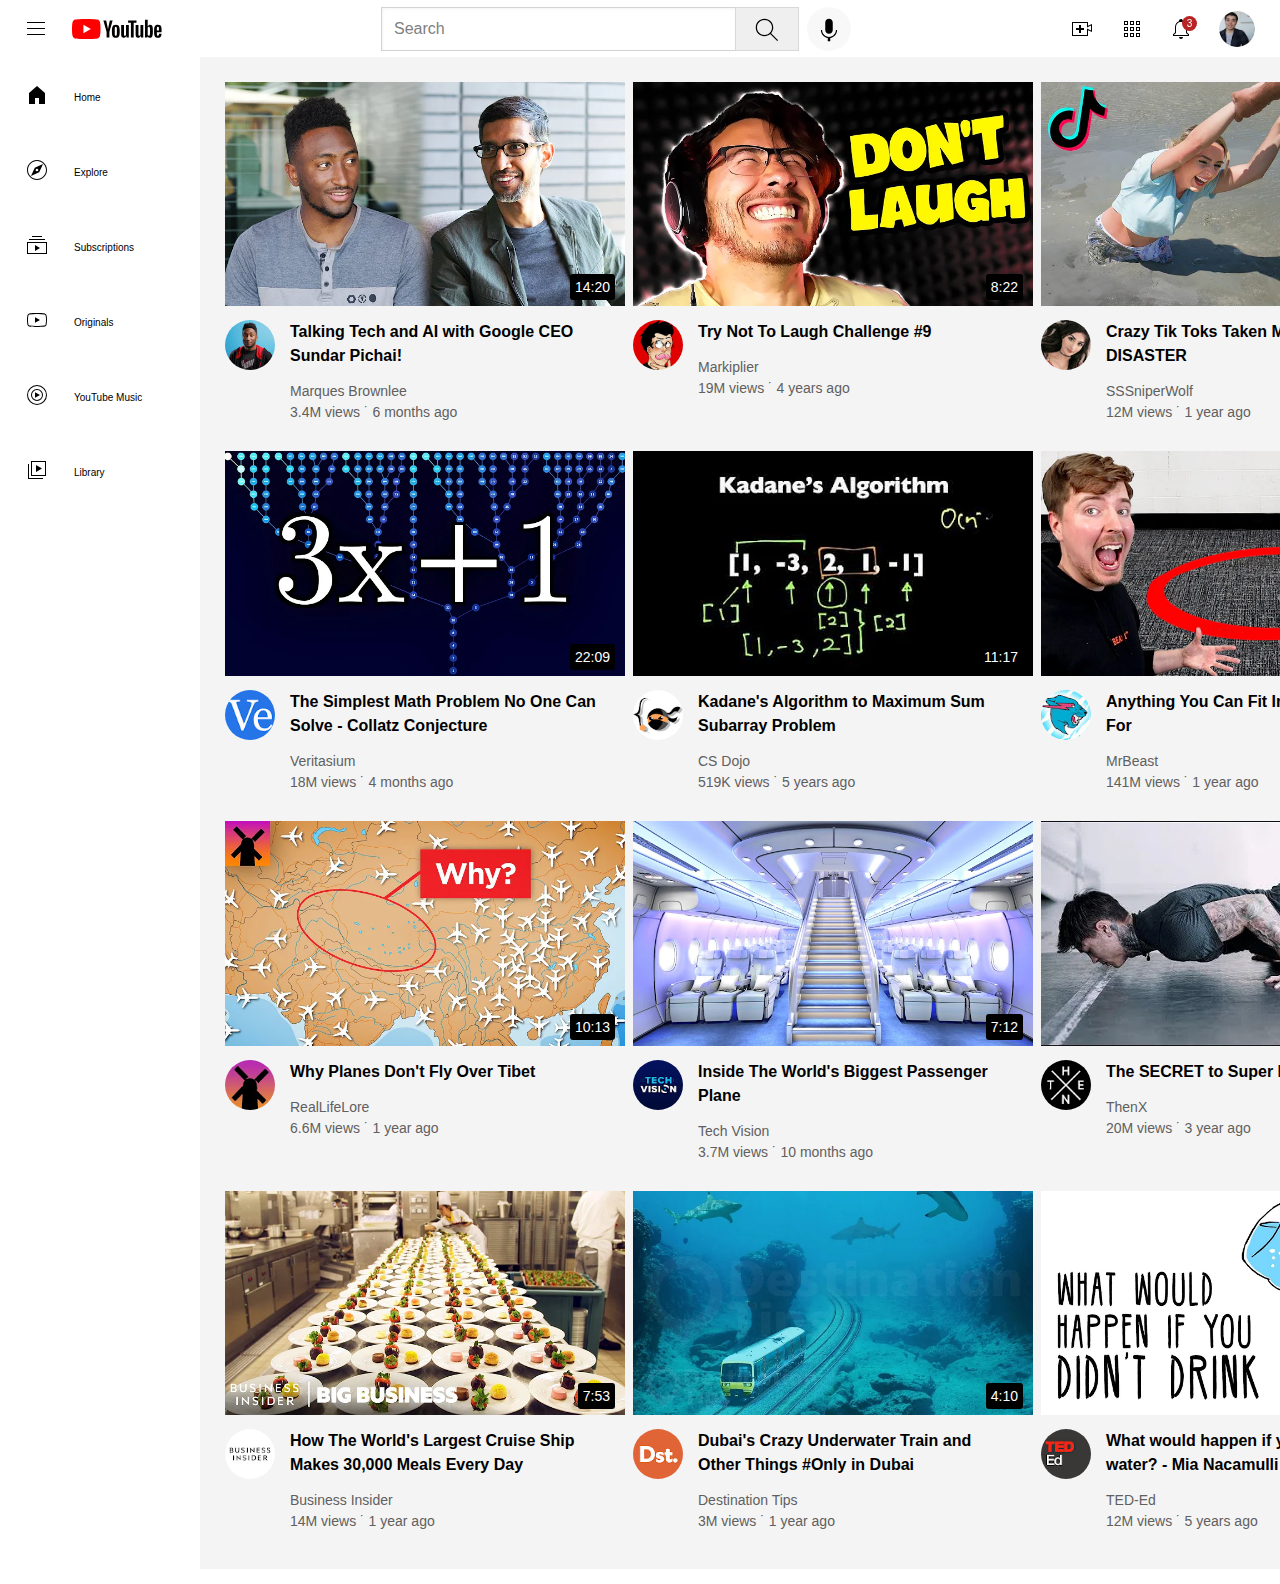
<file: index.html>
<!DOCTYPE html>
<html>
<head>
  <title>YouTube</title>
  <link rel="stylesheet" href="/CSS/index.css">
</head>
<body>
  <header class="header">
    <div class="left">
      <img class="icon-1" src="Image/Icons/hamburger-menu.svg">
      <img class="icon-2" src="Image/Icons/youtube-logo.svg">
    </div>
    <div class="middle">
      <input class="search" type="text" placeholder="Search">
      <div class="hover-box">
      <button class="button-1"><img class="icon-3" src="Image/Icons/search.svg"></button>
      <div class="text01">Search</div>
      </div>
      <div class="hover-box">
      <button class="button-2"><img class="icon-4" src="Image/Icons/voice-search-icon.svg"></button>
      <div class="text01">&nbsp;&nbsp;Search with your voice</div>
      </div>
    </div>
    <div class="right">
      <div class="hover-box">
      <img class="icon-5" src="Image/Icons/upload.svg">
      <div class="text01">Create</div>
      </div>
      <div class="hover-box">
      <img class="icon-6" src="Image/Icons/youtube-apps.svg">
      <div class="text01">YouTube apps</div>
      </div>
      <div class="hover-box">
      <div class="icon-7-box">
      <img class="icon-7" src="Image/Icons/notifications.svg">
      <div class="num">3</div>
      </div>
      <div class="text01">Notifications</div>
      </div>
      <img class="icon-8" src="Image/my-channel.jpeg">
    </div>
  </header>
  <nav class="side-bar">
    <div class="side-bar-box">
      <img src="Image/Icons/home.svg">
      <div>Home</div>
    </div>
      <div class="side-bar-box">
      <img src="Image/Icons/explore.svg">
      <div>Explore</div>
    </div>
    <div class="side-bar-box">
      <img src="Image/Icons/subscriptions.svg">
      <div>Subscriptions</div>
    </div>
    <div class="side-bar-box">
      <img src="Image/Icons/originals.svg">
      <div>Originals</div>
    </div>
    <div class="side-bar-box">
      <img src="Image/Icons/youtube-music.svg">
      <div>YouTube Music</div>
    </div>
    <div class="side-bar-box">
      <img src="Image/Icons/library.svg">
      <div>Library</div>
    </div>
  </nav>
  <main>
    <section class="section-1">
      <div class="video-box">
        <div class="video-image-box">
        <a href="https:/www.youtube.com/watch?v=n2RNcPRtAiY" target="_blank">
          <img src="Image/thumbnail-1.webp">
        </a>
          <div>14:20</div>
        </div>
        <div class="video-low-box">
          <div class="channel-info">
          <a href="https:/www.youtube.com/c/mkbhd" target="_blank"> 
            <img class="video-channel" src="Image/channel-1.jpeg">
          </a>
            <div class="channel-info-box">
              <img src="Image/channel-1.jpeg">
              <div>
                <h3>Marques Brownlee</h3>
                <p>15M subscribers</p>
              </div>
            </div>
          </div>
          <div class="video-text">
            <p class="video-title">
            <a href="https:/www.youtube.com/watch?v=n2RNcPRtAiY" target="_blank">  
              Talking Tech and AI with Google CEO Sundar Pichai!
            </a>
            </p>
            <p class="video-channel-name">  
          <a href="https:/www.youtube.com/c/mkbhd" target="_blank">
              Marques Brownlee
          </a>
            </p>
            <p class="video-stats">
              3.4M views &dot; 6 months ago
            </p>
          </div>
        </div>
      </div>
      <div class="video-box">
        <div class="video-image-box">
          <a href="https:/www.youtube.com/watch?v=mP0RAo9SKZk" target="_blank">
          <img src="Image/thumbnail-2.webp">
          </a>
          <div>8:22</div>
        </div>
        <div class="video-low-box">
          <div class="channel-info">
            <a href="https:/www.youtube.com/c/markiplier" target="_blank"> 
            <img class="video-channel" src="Image/channel-2.jpeg">
            </a>
            <div class="channel-info-box">
              <img src="Image/channel-2.jpeg">
              <div>
                <h3>Markiplier</h3>
                <p>15M subscribers</p>
              </div>
            </div>
          </div>
          <div class="video-text">
            <p class="video-title">
              <a href="https:/www.youtube.com/watch?v=mP0RAo9SKZk" target="_blank">
              Try Not To Laugh Challenge #9
              </a>
            </p>
            <p class="video-channel-name">
              <a href="https:/www.youtube.com/c/markiplier" target="_blank">
              Markiplier
              </a>
            </p>
            <p class="video-stats">
              19M views &dot; 4 years ago
            </p>
          </div>
        </div>
      </div>
      <div class="video-box">
        <div class="video-image-box">
          <a href="https:/www.youtube.com/watch?v=FgjPQQeTh1w" target="_blank">
          <img src="Image/thumbnail-3.webp">
          </a>
          <div>9:13</div>
        </div>
        <div class="video-low-box">
          <div class="channel-info">
            <a href="https:/www.youtube.com/user/SSSniperWolf" target="_blank"> 
            <img class="video-channel" src="Image/channel-3.jpeg">
            </a>
            <div class="channel-info-box">
              <img src="Image/channel-3.jpeg">
              <div>
                <h3>SSSniperWolf</h3>
                <p>15M subscribers</p>
              </div>
            </div>
          </div>
          <div class="video-text">
            <p class="video-title">
              <a href="https:/www.youtube.com/watch?v=FgjPQQeTh1w" target="_blank">
              Crazy Tik Toks Taken Moments Before DISASTER
            </a>
            </p>
            <p class="video-channel-name">
              <a href="https:/www.youtube.com/user/SSSniperWolf" target="_blank">
              SSSniperWolf
            </a>
            </p>
            <p class="video-stats">
              12M views &dot; 1 year ago
            </p>
          </div>
        </div>
      </div>
      <div class="video-box">
        <div class="video-image-box">
          <a href="https:/www.youtube.com/watch?v=094y1Z2wpJg" target="_blank">
          <img src="Image/thumbnail-4.webp">
          </a>
          <div>22:09</div>
        </div>
        <div class="video-low-box">
          <div class="channel-info">
            <a href="https:/www.youtube.com/c/veritasium" target="_blank"> 
            <img class="video-channel" src="Image/channel-4.jpeg">
            </a>
            <div class="channel-info-box">
              <img src="Image/channel-4.jpeg">
              <div>
                <h3>Veritasium</h3>
                <p>15M subscribers</p>
              </div>
            </div>
          </div>
          <div class="video-text">
            <p class="video-title">
              <a href="https:/www.youtube.com/watch?v=094y1Z2wpJg" target="_blank">
              The Simplest Math Problem No One Can Solve - Collatz Conjecture
            </a>
            </p>
            <p class="video-channel-name">
              <a href="https:/www.youtube.com/c/veritasium" target="_blank">
              Veritasium
            </a>
            </p>
            <p class="video-stats">
              18M views &dot; 4 months ago
            </p>
          </div>
        </div>
      </div>
      <div class="video-box">
        <div class="video-image-box">
          <a href="https:/www.youtube.com/watch?v=86CQq3pKSUw" target="_blank">
          <img src="Image/thumbnail-5.webp">
          </a>
          <div>11:17</div>
        </div>
        <div class="video-low-box">
          <div class="channel-info">
            <a href="https:/www.youtube.com/c/CSDojo" target="_blank"> 
            <img class="video-channel" src="Image/channel-5.jpeg">
            </a>
            <div class="channel-info-box">
              <img src="Image/channel-5.jpeg">
              <div>
                <h3>CS Dojo</h3>
                <p>15M subscribers</p>
              </div>
            </div>
          </div>
          <div class="video-text">
            <p class="video-title">
              <a href="https:/www.youtube.com/watch?v=86CQq3pKSUw" target="_blank">
              Kadane's Algorithm to Maximum Sum Subarray Problem
            </a>
            </p>
            <p class="video-channel-name">
              <a href="https:/www.youtube.com/c/CSDojo" target="_blank">
              CS Dojo
            </a>
            </p>
            <p class="video-stats">
              519K views &dot; 5 years ago
            </p>
          </div>
        </div>
      </div>
      <div class="video-box">
        <div class="video-image-box">
          <a href="https:/www.youtube.com/watch?v=yXWw0_UfSFg" target="_blank">
          <img src="Image/thumbnail-6.webp">
          </a>
          <div>19:59</div>
        </div>
        <div class="video-low-box">
          <div class="channel-info">
            <a href="https:/www.youtube.com/channel/UCX6OQ3DkcsbYNE6H8uQQuVA" target="_blank"> 
            <img class="video-channel" src="Image/channel-6.jpeg">
            </a>
            <div class="channel-info-box">
              <img src="Image/channel-6.jpeg">
              <div>
                <h3>MrBeast</h3>
                <p>15M subscribers</p>
              </div>
            </div>
          </div>
          <div class="video-text">
            <p class="video-title">
              <a href="https:/www.youtube.com/watch?v=yXWw0_UfSFg" target="_blank">
              Anything You Can Fit In The Circle I'll Pay For
            </a>
              </p>
            <p class="video-channel-name">
              <a href="https:/www.youtube.com/channel/UCX6OQ3DkcsbYNE6H8uQQuVA" target="_blank">
              MrBeast
            </a>
            </p>
            <p class="video-stats">
              141M views &dot; 1 year ago
            </p>
          </div>
        </div>
      </div>
      <div class="video-box">
        <div class="video-image-box">
          <a href="https:/www.youtube.com/watch?v=fNVa1qMbF9Y" target="_blank">
          <img src="Image/thumbnail-7.webp">
          </a>
          <div>10:13</div>
        </div>
        <div class="video-low-box">
          <div class="channel-info">
            <a href="https:/www.youtube.com/channel/UCP5tjEmvPItGyLhmjdwP7Ww" target="_blank"> 
            <img class="video-channel" src="Image/channel-7.jpeg">
            </a>
            <div class="channel-info-box">
              <img src="Image/channel-7.jpeg">
              <div>
                <h3>RealLifeLore</h3>
                <p>15M subscribers</p>
              </div>
            </div>
          </div>
          <div class="video-text">
            <p class="video-title">
              <a href="https:/www.youtube.com/watch?v=fNVa1qMbF9Y" target="_blank">
              Why Planes Don't Fly Over Tibet
            </a>
            </p>
            <p class="video-channel-name">
              <a href="https:/www.youtube.com/channel/UCP5tjEmvPItGyLhmjdwP7Ww" target="_blank">
              RealLifeLore
            </a>
            </p>
            <p class="video-stats">
              6.6M views &dot; 1 year ago
            </p>
          </div>
        </div>
      </div>
      <div class="video-box">
        <div class="video-image-box">
          <a href="https:/www.youtube.com/watch?v=lFm4EM1juls" target="_blank">
          <img src="Image/thumbnail-8.webp">
          </a>
          <div>7:12</div>
        </div>
        <div class="video-low-box">
          <div class="channel-info">
            <a href="https:/www.youtube.com/channel/UCHAK6CyegY22Zj2GWrcaIxg" target="_blank"> 
            <img class="video-channel" src="Image/channel-8.jpeg">
            </a>
            <div class="channel-info-box">
              <img src="Image/channel-8.jpeg">
              <div>
                <h3>Tech Vision</h3>
                <p>15M subscribers</p>
              </div>
            </div>
          </div>
          <div class="video-text">
            <p class="video-title">
              <a href="https:/www.youtube.com/watch?v=lFm4EM1juls" target="_blank">
              Inside The World's Biggest Passenger Plane
            </a>
            </p>
            <p class="video-channel-name">
              <a href="https:/www.youtube.com/channel/UCHAK6CyegY22Zj2GWrcaIxg" target="_blank">
              Tech Vision
            </a>
            </p>
            <p class="video-stats">
              3.7M views &dot; 10 months ago
            </p>
          </div>
        </div>
      </div>
      <div class="video-box">
        <div class="video-image-box">
          <a href="https:/www.youtube.com/watch?v=ixmxOlcrlUc" target="_blank">
          <img src="Image/thumbnail-9.webp">
          </a>
          <div>13:17</div>
        </div>
        <div class="video-low-box">
          <div class="channel-info">
            <a href="https:/www.youtube.com/c/OFFICIALTHENXSTUDIOS" target="_blank"> 
            <img class="video-channel" src="Image/channel-9.jpeg">
            </a>
            <div class="channel-info-box">
              <img src="Image/channel-9.jpeg">
              <div>
                <h3>ThenX</h3>
                <p>15M subscribers</p>
              </div>
            </div>
          </div>
          <div class="video-text">
            <p class="video-title">
              <a href="https:/www.youtube.com/watch?v=ixmxOlcrlUc" target="_blank">
              The SECRET to Super Human STRENGTH
            </a>
            </p>
            <p class="video-channel-name">
              <a href="https:/www.youtube.com/c/OFFICIALTHENXSTUDIOS" target="_blank">
              ThenX
            </a>
            </p>
            <p class="video-stats">
              20M views &dot; 3 year ago
            </p>
          </div>
        </div>
      </div>
      <div class="video-box">
        <div class="video-image-box">
          <a href="https:/www.youtube.com/watch?v=R2vXbFp5C9o" target="_blank">
          <img src="Image/thumbnail-10.webp">
          </a>
          <div>7:53</div>
        </div>
        <div class="video-low-box">
          <div class="channel-info">
            <a href="https:/www.youtube.com/user/businessinsider" target="_blank"> 
            <img class="video-channel" src="Image/channel-10.jpeg">
            </a>
            <div class="channel-info-box">
              <img src="Image/channel-10.jpeg">
              <div>
                <h3>Business Insider</h3>
                <p>15M subscribers</p>
              </div>
            </div>
          </div>
          <div class="video-text">
            <p class="video-title">
              <a href="https:/www.youtube.com/watch?v=R2vXbFp5C9o" target="_blank">
              How The World's Largest Cruise Ship Makes 30,000 Meals Every Day
            </a>
            </p>
            <p class="video-channel-name">
              <a href="https:/www.youtube.com/user/businessinsider" target="_blank">
              Business Insider
            </a>
            </p>
            <p class="video-stats">
              14M views &dot; 1 year ago
            </p>
          </div>
        </div>
      </div>
      <div class="video-box">
        <div class="video-image-box">
          <a href="https:/www.youtube.com/watch?v=0nZuYyXET3s" target="_blank">
          <img src="Image/thumbnail-11.webp">
          </a>
          <div>4:10</div>
        </div>
        <div class="video-low-box">
          <div class="channel-info">
            <a href="https:/www.youtube.com/c/Destinationtips" target="_blank"> 
            <img class="video-channel" src="Image/channel-11.jpeg">
            </a>
            <div class="channel-info-box">
              <img src="Image/channel-11.jpeg">
              <div>
                <h3>Destination Tips</h3>
                <p>15M subscribers</p>
              </div>
            </div>
          </div>
          <div class="video-text">
            <p class="video-title">
              <a href="https:/www.youtube.com/watch?v=0nZuYyXET3s" target="_blank">
              Dubai's Crazy Underwater Train and Other Things #Only in Dubai
              </a>
            </p>
            <p class="video-channel-name">
              <a href="https:/www.youtube.com/c/Destinationtips" target="_blank">
              Destination Tips
              </a>
            </p>
            <p class="video-stats">
              3M views &dot; 1 year ago
            </p>
          </div>
        </div>
      </div>
      <div class="video-box">
        <div class="video-image-box">
          <a href="https:/www.youtube.com/watch?v=9iMGFqMmUFs" target="_blank">
          <img src="Image/thumbnail-12.webp">
          </a>
          <div>4:51</div>
        </div>
        <div class="video-low-box">
          <div class="channel-info">
            <a href="https:/www.youtube.com/teded" target="_blank"> 
            <img class="video-channel" src="Image/channel-12.jpeg">
            </a>
            <div class="channel-info-box">
              <img src="Image/channel-12.jpeg">
              <div>
                <h3>TED-Ed</h3>
                <p>15M subscribers</p>
              </div>
            </div>
          </div>
          <div class="video-text">
            <p class="video-title">
              <a href="https:/www.youtube.com/watch?v=9iMGFqMmUFs" target="_blank">
              What would happen if you didn't drink water? - Mia Nacamulli  
              </a>
            </p>
            <p class="video-channel-name">
              <a href="https:/www.youtube.com/teded" target="_blank">
              TED-Ed
              </a>
            </p>
            <p class="video-stats">
              12M views &dot; 5 years ago
            </p>
          </div>
        </div>
      </div>
    </section>
  </main>
</body>
</html>
</file>
<file: CSS/index.css>
* {
  margin: 0px;
}
body {
  font-family: arial;
}
.header {
  display: flex;
  flex-direction: row;
  justify-content: space-between;
  width: 100%;
  height: 57px;
  align-items: center;
  position: fixed;
  top: 0;
  right: 0;
  left: 0;
  background-color: white;
  z-index: 100;
}
.left {
  display: flex;
  align-items: center;
}
.icon-1 {
  width: 24px;
  margin: 0 24px;
  cursor: pointer;
}
.icon-2 {
  width: 90px;
  cursor: pointer;
}
.middle {
  display: flex;
  max-width: 470px;
  align-items: center;
  justify-content: center;
}
.search {
  flex: 1;
  width: 358px;
  height: 40px;
  padding: 1px 2px 1px 12px;
  font-size: 16px;
  border: 1px solid rgba(189, 189, 189, 0.664);
  box-shadow: inset 1px 1px 3px rgba(0,0,0,0.05);
}
.search::placeholder {
  font-size: 16px;
  color: gray;
}
.button-1 {
  height: 44px;
  width: 64px;
  border: 1px solid rgba(189, 189, 189, 0.473);
  margin-left: -3px;
  cursor: pointer;
}
.button-2 {
  height: 44px;
  width: 44px;
  border: none;
  margin-left: 8px;
  border-radius: 22px;
  cursor: pointer;
  background-color: rgba(233, 233, 233, 0.336);;
}
.icon-3,
.icon-4 {
  margin-top: 5px;
  width: 30px;
}

.right {
  display: flex;
  flex-direction: row;
  width: 210px;
  justify-content: space-between;
  flex-shrink: 0;
  align-items: center;
}
.icon-5 {
  width: 24px;
  cursor: pointer;
}
.icon-6 {
  width: 24px;
  cursor: pointer;
}
.icon-7 {
  width: 24px;
  cursor: pointer;
  margin-top: 5px;
}
.icon-7-box {
  position: relative;
}
.icon-7-box .num {
  position: absolute;
  top: 4px;
  right: -4px;
  background-color: rgb(184, 35, 35);
  color: white;
  font-size: 10px;
  font-weight: 500;
  padding: 2px 5px;
  border-radius: 8px;
}
.icon-8 {
  width: 36px;
  height: 36px;
  border-radius: 18px;
  margin-right: 25px;
  cursor: pointer;
}
.hover-box {
  position: relative;
  display: flex;
  justify-content: center;
}
.hover-box .text01 {
  display: flex;
  position: absolute;
  bottom: -50px;
  background-color: rgb(65, 65, 65);
  color: white;
  padding: 12px 8px;
  border-radius: 4px;
  font-size: 12px;
  opacity: 0;
  transition: 0.15s;
  pointer-events: none;
  white-space: nowrap;
}
.hover-box:hover .text01{
  opacity: 1;
}
.side-bar {
  display: flex;
  flex-direction: column;
  position: fixed;
  top: 57px;
  left: 0;
  bottom: 0;
  background-color: white;
  z-index: 200;
}
@media (max-width: 1200px) {
  body {
    padding: 57px 0 0 72px;
  }
  .side-bar {
    width: 72px;
  }
  .side-bar-box {
    height: 95px;
    display: flex;
    flex-direction: column;
    align-items: center;
    justify-content: center;
  }
  .side-bar-box:hover {
    background-color: rgb(236, 236, 236);
  }
  .side-bar-box img {
    margin: 0 0 0 0;
    width: 24px;
  }
  .side-bar-box div {
    margin: 5px 0 0 0;
    font-size: 10px;
  }
}
@media (min-width: 1200.1px) {
  body {
    padding: 57px 0 0 200px;
  }
  .side-bar {
    width: 200px;
  }
  .side-bar-box {
    height: 75px;
    display: flex;
    flex-direction: row;
    align-items: center;
    justify-content: start;
  }
  .side-bar-box:hover {
    background-color: rgb(236, 236, 236);
  }
  .side-bar-box img {
    margin: 0 0 0 25px;
    width: 24px;
  }
  .side-bar-box div {
    margin: 5px 0 0 25px;
    font-size: 10px;
  }
}
a {
  text-decoration: inherit;
  color: inherit;
}
.section-1 {
  background-color: rgba(188, 180, 180, 0.15);
  display: grid;
  grid-template-columns: 1fr 1fr 1fr 1fr;
  column-gap: 8px;
  row-gap: 16px;
  padding: 25px;
}
@media (min-width: 0px) and (max-width: 600px) {
  .section-1 {
    grid-template-columns: 1fr;
  }
}
@media (min-width: 600.1px) and (max-width: 1000px) {
  .section-1 {
    grid-template-columns: 1fr 1fr;
  }
}
@media (min-width: 1000.1px) and (max-width: 1450px) {
  .section-1 {
    grid-template-columns: 1fr 1fr 1fr;
  }
}
@media (min-width: 1450.1px) and (max-width: 2000px) {
  .section-1 {
    grid-template-columns: 1fr 1fr 1fr 1fr;
  }
}
@media (min-width: 2000.1px) and (max-width: 2600px) {
  .section-1 {
    grid-template-columns: 1fr 1fr 1fr 1fr 1fr;
  }
}
@media (min-width: 2600.1px) and (max-width: 3200px) {
  .section-1 {
    grid-template-columns: 1fr 1fr 1fr 1fr 1fr 1fr;
  }
}
@media (min-width: 3200.1px) and (max-width: 3800px) {
  .section-1 {
    grid-template-columns: 1fr 1fr 1fr 1fr 1fr 1fr 1fr;
  }
}
@media (min-width: 3800.1px) and (max-width: 4400px) {
  .section-1 {
    grid-template-columns: 1fr 1fr 1fr 1fr 1fr 1fr 1fr 1fr;
  }
}

@media (max-width: 1200px) {
  .video-box {
    width: 430px;
  }
}
@media (min-width: 1200.1px) {
  .video-box {
    width: 400px;
  }
}
.video-image-box {
  position: relative;
}
.video-image-box img {
  width: 100%;
}
.video-image-box div {
  position: absolute;
  background-color: black;
  color: white;
  font-weight: 500;
  padding: 5px;
  border-radius: 3px;
  bottom: 10px;
  right: 10px;
}
.video-low-box {
  display: grid;
  margin: 10px 0;
}
.video-channel {
  object-fit: cover;
  object-position: left;
}
.video-text {
  margin: 0 15px;
}
.video-title {
  font-weight: 700;
  margin-bottom: 15px;
}
@media (max-width: 1000px) {
  .video-image-box div {
    font-size: 12px;
  }
  .video-title {
    font-size: 14px;
    line-height: 22px;
  }
  .video-channel-name,
  .video-stats {
    font-size: 12px;
  }
  .video-low-box {
    grid-template-columns: 40px 1fr;
  }
  .video-channel {
    width: 40px;
    height: 40px;
    border-radius: 20px;
  }
}
@media (min-width: 1000.1px) {
  .video-image-box div {
    font-size: 14px;
  }
  .video-title {
    font-size: 16px;
    line-height: 24px;
  }
  .video-channel-name,
  .video-stats {
    font-size: 14px;
  }
  .video-low-box {
    grid-template-columns: 50px 1fr;
  }
  .video-channel {
    width: 50px;
    height: 50px;
    border-radius: 25px;
  }
}
.video-channel-name,
.video-stats {
  color: rgb(96, 96, 96);
  margin-bottom: 5px;
}
.channel-info {
  position: relative;
  display: inline-block;
}
.channel-info-box {
  display: grid;
  grid-template-columns: 70px 1fr;
  box-shadow: 3px 3px 10px rgba(0,0,0,0.35);
  padding: 15px;
  width: 300px;
  border: none;
  border-radius: 6px;
  position: absolute;
  bottom: -50px;
  left: 50px;
  background-color: rgb(245, 245, 245);
  align-items: center;
  z-index: 300;
  opacity: 0;
  transition: opacity 0.15s;
  pointer-events: none;
}
.channel-info-box img {
  width: 70px;
  height: 70px;
  border-radius: 35px;
  object-fit: cover;
  object-position: center;
}
.channel-info-box h3 {
  margin: -5px 0 10px 10px;
  font-size: 20px;
}
.channel-info-box p {
  margin-left: 10px;
  font-size: 18px;
  color: rgb(96, 96, 96)
}
.channel-info:hover .channel-info-box {
  opacity: 1;
}
</file>
